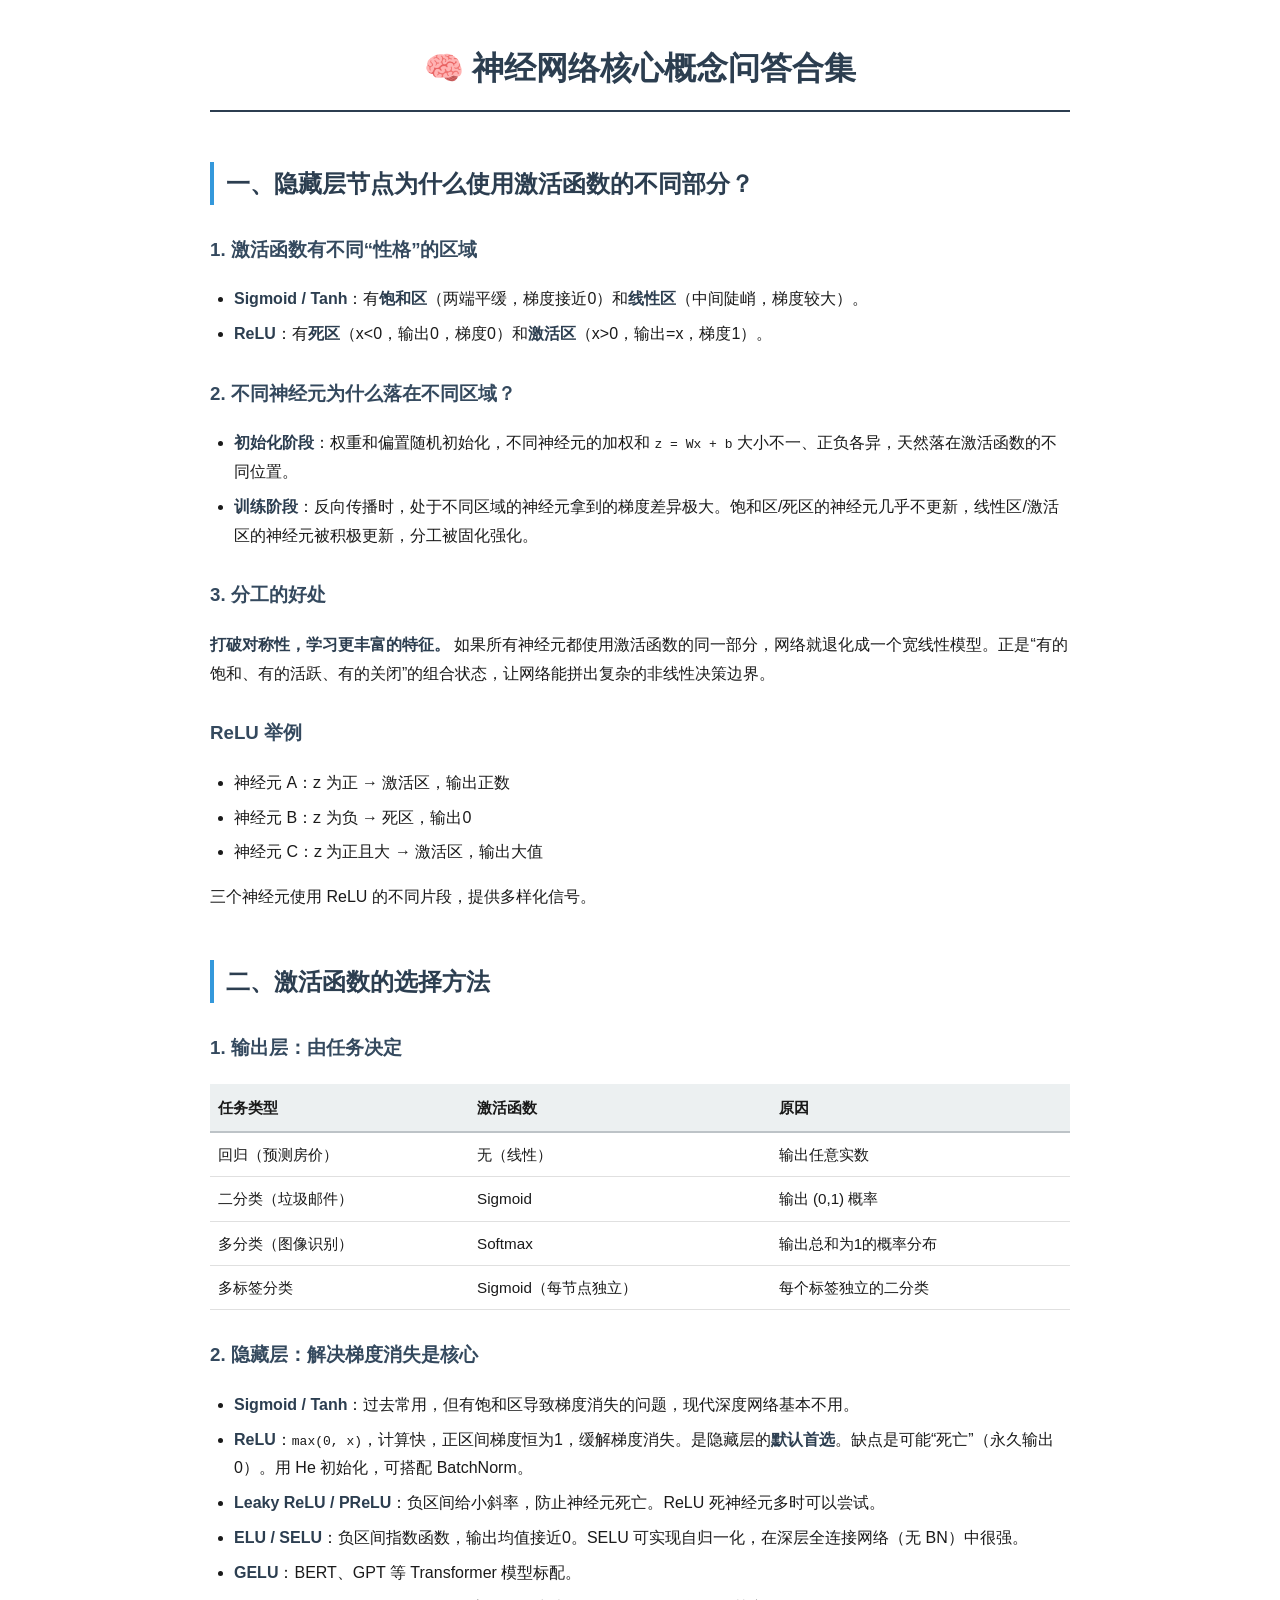
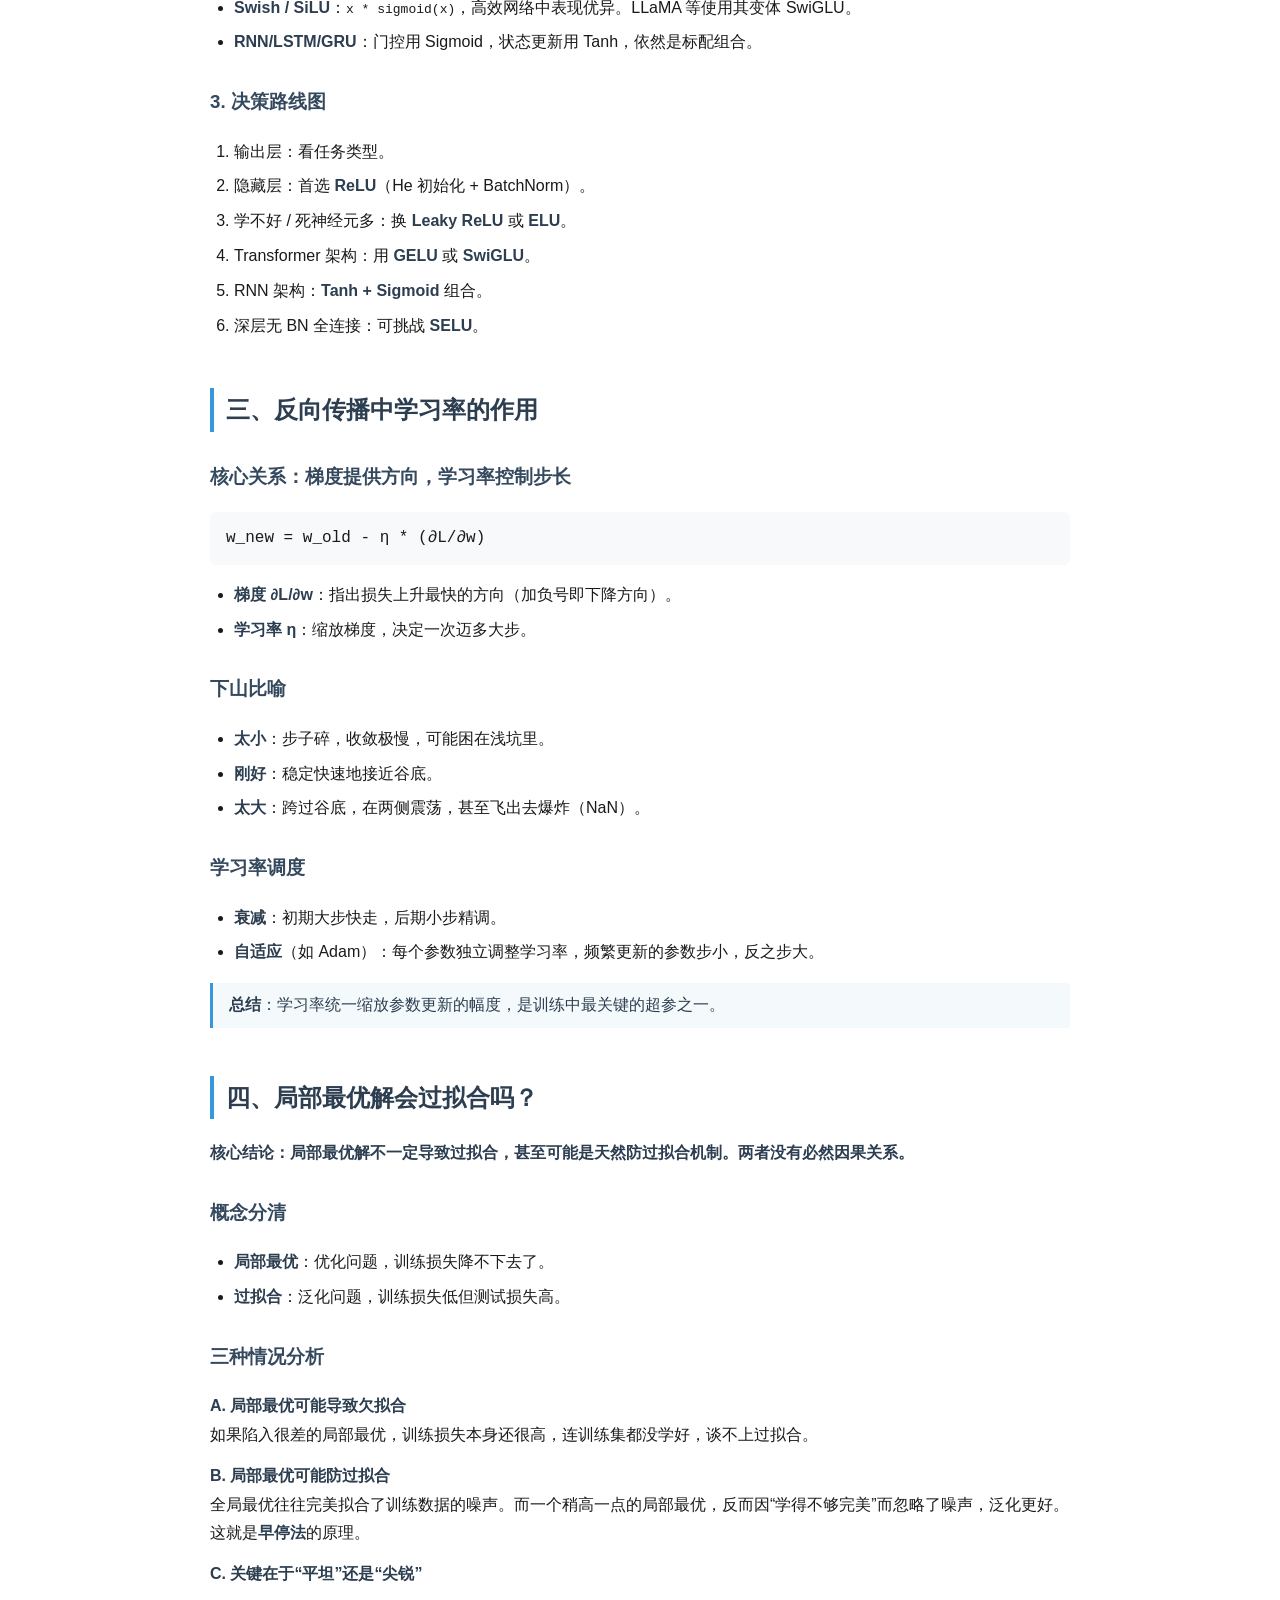
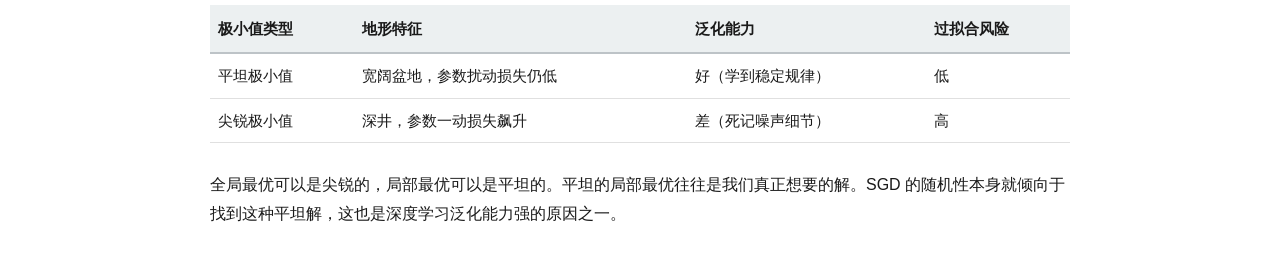
<file: q&a(激活函数，学习率).html>
<!DOCTYPE html>
<html lang="zh-CN">
<head>
    <meta charset="UTF-8">
    <meta name="viewport" content="width=device-width, initial-scale=1.0">
    <title>神经网络核心概念问答合集</title>
    <style>
        body {
            font-family: -apple-system, BlinkMacSystemFont, "Segoe UI", Roboto, "Helvetica Neue", Arial, sans-serif;
            max-width: 860px;
            margin: 40px auto;
            padding: 0 20px;
            line-height: 1.8;
            color: #1a1a1a;
            background: #fff;
        }
        h1 {
            text-align: center;
            border-bottom: 2px solid #2c3e50;
            padding-bottom: 12px;
            margin-bottom: 50px;
            color: #2c3e50;
        }
        h2 {
            margin-top: 48px;
            color: #2c3e50;
            border-left: 4px solid #3498db;
            padding-left: 12px;
        }
        h3 {
            color: #34495e;
            margin-top: 28px;
        }
        p {
            margin: 12px 0;
        }
        ul, ol {
            padding-left: 24px;
        }
        li {
            margin: 6px 0;
        }
        strong {
            color: #2c3e50;
        }
        table {
            width: 100%;
            border-collapse: collapse;
            margin: 16px 0 28px;
            font-size: 0.95em;
        }
        th {
            background: #ecf0f1;
            padding: 10px 8px;
            text-align: left;
            font-weight: 600;
            border-bottom: 2px solid #bdc3c7;
        }
        td {
            padding: 8px;
            border-bottom: 1px solid #e0e0e0;
        }
        .formula {
            background: #f8f9fa;
            padding: 12px 16px;
            margin: 16px 0;
            border-radius: 6px;
            font-family: "Courier New", Courier, monospace;
            overflow-x: auto;
            word-break: break-all;
        }
        .footer {
            margin-top: 60px;
            padding-top: 20px;
            border-top: 1px solid #ddd;
            text-align: center;
            color: #888;
            font-size: 0.9em;
        }
        blockquote {
            border-left: 3px solid #3498db;
            padding-left: 16px;
            color: #2c3e50;
            margin: 16px 0;
            background: #f4f9fc;
            padding: 8px 16px;
            border-radius: 0 4px 4px 0;
        }
    </style>
</head>
<body>

<h1>🧠 神经网络核心概念问答合集</h1>

<!-- 第一个问题 -->
<h2>一、隐藏层节点为什么使用激活函数的不同部分？</h2>

<h3>1. 激活函数有不同“性格”的区域</h3>
<ul>
    <li><strong>Sigmoid / Tanh</strong>：有<strong>饱和区</strong>（两端平缓，梯度接近0）和<strong>线性区</strong>（中间陡峭，梯度较大）。</li>
    <li><strong>ReLU</strong>：有<strong>死区</strong>（x&lt;0，输出0，梯度0）和<strong>激活区</strong>（x&gt;0，输出=x，梯度1）。</li>
</ul>

<h3>2. 不同神经元为什么落在不同区域？</h3>
<ul>
    <li><strong>初始化阶段</strong>：权重和偏置随机初始化，不同神经元的加权和 <code>z = Wx + b</code> 大小不一、正负各异，天然落在激活函数的不同位置。</li>
    <li><strong>训练阶段</strong>：反向传播时，处于不同区域的神经元拿到的梯度差异极大。饱和区/死区的神经元几乎不更新，线性区/激活区的神经元被积极更新，分工被固化强化。</li>
</ul>

<h3>3. 分工的好处</h3>
<p><strong>打破对称性，学习更丰富的特征。</strong> 如果所有神经元都使用激活函数的同一部分，网络就退化成一个宽线性模型。正是“有的饱和、有的活跃、有的关闭”的组合状态，让网络能拼出复杂的非线性决策边界。</p>

<h3>ReLU 举例</h3>
<ul>
    <li>神经元 A：z 为正 → 激活区，输出正数</li>
    <li>神经元 B：z 为负 → 死区，输出0</li>
    <li>神经元 C：z 为正且大 → 激活区，输出大值</li>
</ul>
<p>三个神经元使用 ReLU 的不同片段，提供多样化信号。</p>

<!-- 第二个问题 -->
<h2>二、激活函数的选择方法</h2>

<h3>1. 输出层：由任务决定</h3>
<table>
    <tr><th>任务类型</th><th>激活函数</th><th>原因</th></tr>
    <tr><td>回归（预测房价）</td><td>无（线性）</td><td>输出任意实数</td></tr>
    <tr><td>二分类（垃圾邮件）</td><td>Sigmoid</td><td>输出 (0,1) 概率</td></tr>
    <tr><td>多分类（图像识别）</td><td>Softmax</td><td>输出总和为1的概率分布</td></tr>
    <tr><td>多标签分类</td><td>Sigmoid（每节点独立）</td><td>每个标签独立的二分类</td></tr>
</table>

<h3>2. 隐藏层：解决梯度消失是核心</h3>
<ul>
    <li><strong>Sigmoid / Tanh</strong>：过去常用，但有饱和区导致梯度消失的问题，现代深度网络基本不用。</li>
    <li><strong>ReLU</strong>：<code>max(0, x)</code>，计算快，正区间梯度恒为1，缓解梯度消失。是隐藏层的<strong>默认首选</strong>。缺点是可能“死亡”（永久输出0）。用 He 初始化，可搭配 BatchNorm。</li>
    <li><strong>Leaky ReLU / PReLU</strong>：负区间给小斜率，防止神经元死亡。ReLU 死神经元多时可以尝试。</li>
    <li><strong>ELU / SELU</strong>：负区间指数函数，输出均值接近0。SELU 可实现自归一化，在深层全连接网络（无 BN）中很强。</li>
    <li><strong>GELU</strong>：BERT、GPT 等 Transformer 模型标配。</li>
    <li><strong>Swish / SiLU</strong>：<code>x * sigmoid(x)</code>，高效网络中表现优异。LLaMA 等使用其变体 SwiGLU。</li>
    <li><strong>RNN/LSTM/GRU</strong>：门控用 Sigmoid，状态更新用 Tanh，依然是标配组合。</li>
</ul>

<h3>3. 决策路线图</h3>
<ol>
    <li>输出层：看任务类型。</li>
    <li>隐藏层：首选 <strong>ReLU</strong>（He 初始化 + BatchNorm）。</li>
    <li>学不好 / 死神经元多：换 <strong>Leaky ReLU</strong> 或 <strong>ELU</strong>。</li>
    <li>Transformer 架构：用 <strong>GELU</strong> 或 <strong>SwiGLU</strong>。</li>
    <li>RNN 架构：<strong>Tanh + Sigmoid</strong> 组合。</li>
    <li>深层无 BN 全连接：可挑战 <strong>SELU</strong>。</li>
</ol>

<!-- 第三个问题 -->
<h2>三、反向传播中学习率的作用</h2>

<h3>核心关系：梯度提供方向，学习率控制步长</h3>

<div class="formula">
    w_new = w_old - η * (∂L/∂w)
</div>

<ul>
    <li><strong>梯度 ∂L/∂w</strong>：指出损失上升最快的方向（加负号即下降方向）。</li>
    <li><strong>学习率 η</strong>：缩放梯度，决定一次迈多大步。</li>
</ul>

<h3>下山比喻</h3>
<ul>
    <li><strong>太小</strong>：步子碎，收敛极慢，可能困在浅坑里。</li>
    <li><strong>刚好</strong>：稳定快速地接近谷底。</li>
    <li><strong>太大</strong>：跨过谷底，在两侧震荡，甚至飞出去爆炸（NaN）。</li>
</ul>

<h3>学习率调度</h3>
<ul>
    <li><strong>衰减</strong>：初期大步快走，后期小步精调。</li>
    <li><strong>自适应</strong>（如 Adam）：每个参数独立调整学习率，频繁更新的参数步小，反之步大。</li>
</ul>

<blockquote><strong>总结</strong>：学习率统一缩放参数更新的幅度，是训练中最关键的超参之一。</blockquote>

<!-- 第四个问题 -->
<h2>四、局部最优解会过拟合吗？</h2>

<p><strong>核心结论：局部最优解不一定导致过拟合，甚至可能是天然防过拟合机制。两者没有必然因果关系。</strong></p>

<h3>概念分清</h3>
<ul>
    <li><strong>局部最优</strong>：优化问题，训练损失降不下去了。</li>
    <li><strong>过拟合</strong>：泛化问题，训练损失低但测试损失高。</li>
</ul>

<h3>三种情况分析</h3>
<p><strong>A. 局部最优可能导致欠拟合</strong><br>
如果陷入很差的局部最优，训练损失本身还很高，连训练集都没学好，谈不上过拟合。</p>

<p><strong>B. 局部最优可能防过拟合</strong><br>
全局最优往往完美拟合了训练数据的噪声。而一个稍高一点的局部最优，反而因“学得不够完美”而忽略了噪声，泛化更好。这就是<strong>早停法</strong>的原理。</p>

<p><strong>C. 关键在于“平坦”还是“尖锐”</strong></p>

<table>
    <tr><th>极小值类型</th><th>地形特征</th><th>泛化能力</th><th>过拟合风险</th></tr>
    <tr><td>平坦极小值</td><td>宽阔盆地，参数扰动损失仍低</td><td>好（学到稳定规律）</td><td>低</td></tr>
    <tr><td>尖锐极小值</td><td>深井，参数一动损失飙升</td><td>差（死记噪声细节）</td><td>高</td></tr>
</table>

<p>全局最优可以是尖锐的，局部最优可以是平坦的。平坦的局部最优往往是我们真正想要的解。SGD 的随机性本身就倾向于找到这种平坦解，这也是深度学习泛化能力强的原因之一。</p>



</body>
</html>
</file>
